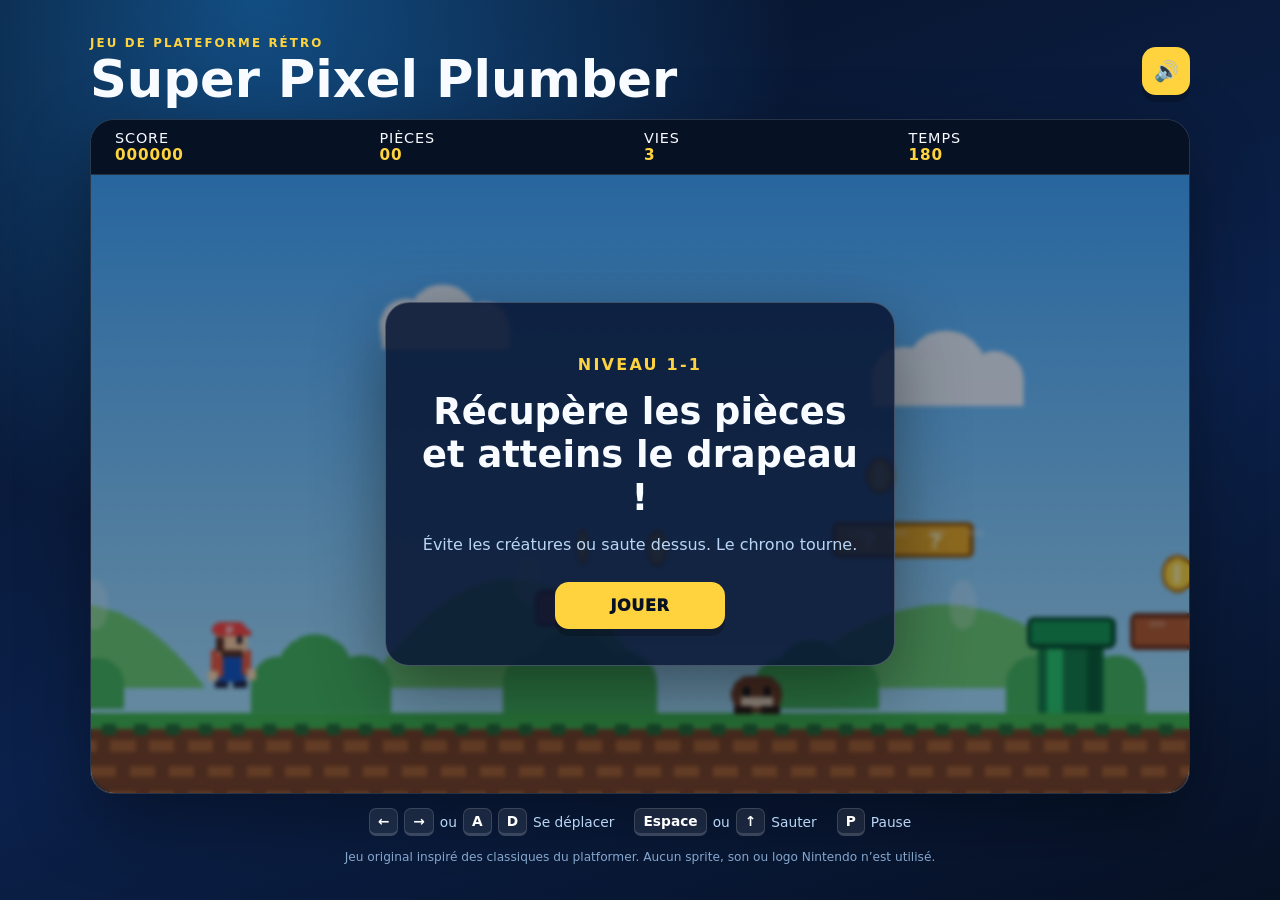
<file: index.html>
<!doctype html>
<html lang="fr">
<head>
  <meta charset="utf-8">
  <meta name="viewport" content="width=device-width, initial-scale=1, viewport-fit=cover">
  <meta name="theme-color" content="#0d87ff">
  <meta name="description" content="Super Pixel Plumber, un jeu de plateforme rétro original jouable dans le navigateur.">
  <title>Super Pixel Plumber</title>
  <link rel="stylesheet" href="styles.css">
</head>
<body>
  <main class="game-shell">
    <header class="hero">
      <div>
        <p class="eyebrow">JEU DE PLATEFORME RÉTRO</p>
        <h1>Super Pixel Plumber</h1>
      </div>
      <button id="soundButton" class="icon-button" type="button" aria-label="Activer ou couper le son">🔊</button>
    </header>

    <section class="game-card" aria-label="Zone de jeu">
      <div class="hud" aria-live="polite">
        <span>Score <strong id="scoreValue">000000</strong></span>
        <span>Pièces <strong id="coinValue">00</strong></span>
        <span>Vies <strong id="lifeValue">3</strong></span>
        <span>Temps <strong id="timeValue">180</strong></span>
      </div>

      <div class="canvas-wrap">
        <canvas id="gameCanvas" width="960" height="540" aria-label="Jeu Super Pixel Plumber"></canvas>

        <div id="startOverlay" class="overlay visible">
          <div class="panel">
            <p class="badge">NIVEAU 1-1</p>
            <h2>Récupère les pièces et atteins le drapeau !</h2>
            <p>Évite les créatures ou saute dessus. Le chrono tourne.</p>
            <button id="startButton" class="primary-button" type="button">Jouer</button>
          </div>
        </div>

        <div id="resultOverlay" class="overlay">
          <div class="panel">
            <p id="resultBadge" class="badge">TERMINÉ</p>
            <h2 id="resultTitle">Bien joué !</h2>
            <p id="resultText">Tu as terminé le niveau.</p>
            <button id="restartButton" class="primary-button" type="button">Rejouer</button>
          </div>
        </div>
      </div>

      <div class="touch-controls" aria-label="Commandes tactiles">
        <div class="touch-group">
          <button class="touch-button" data-control="left" type="button" aria-label="Aller à gauche">◀</button>
          <button class="touch-button" data-control="right" type="button" aria-label="Aller à droite">▶</button>
        </div>
        <button class="touch-button jump-button" data-control="jump" type="button" aria-label="Sauter">▲</button>
      </div>
    </section>

    <section class="instructions">
      <div><kbd>←</kbd><kbd>→</kbd> ou <kbd>A</kbd><kbd>D</kbd><span>Se déplacer</span></div>
      <div><kbd>Espace</kbd> ou <kbd>↑</kbd><span>Sauter</span></div>
      <div><kbd>P</kbd><span>Pause</span></div>
    </section>

    <p class="legal-note">Jeu original inspiré des classiques du platformer. Aucun sprite, son ou logo Nintendo n’est utilisé.</p>
  </main>

  <script src="game.js" defer></script>
</body>
</html>
</file>
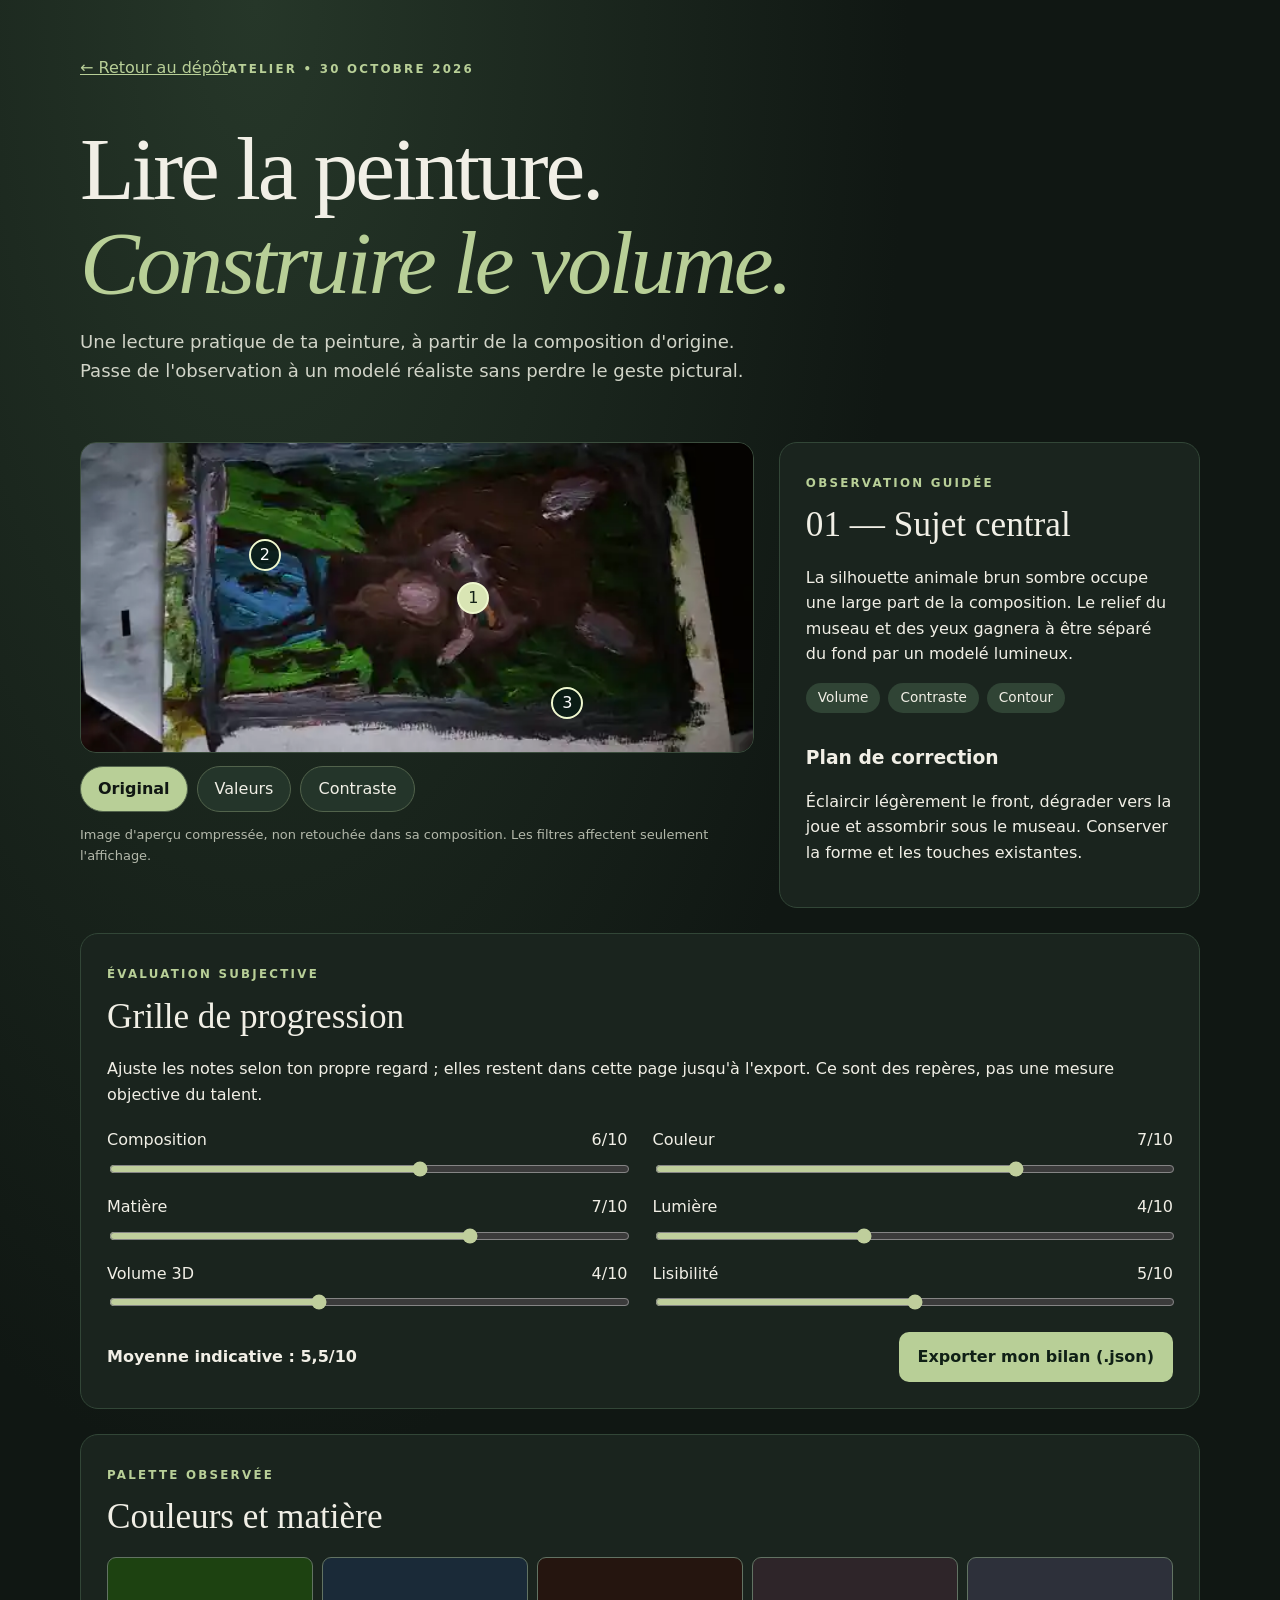
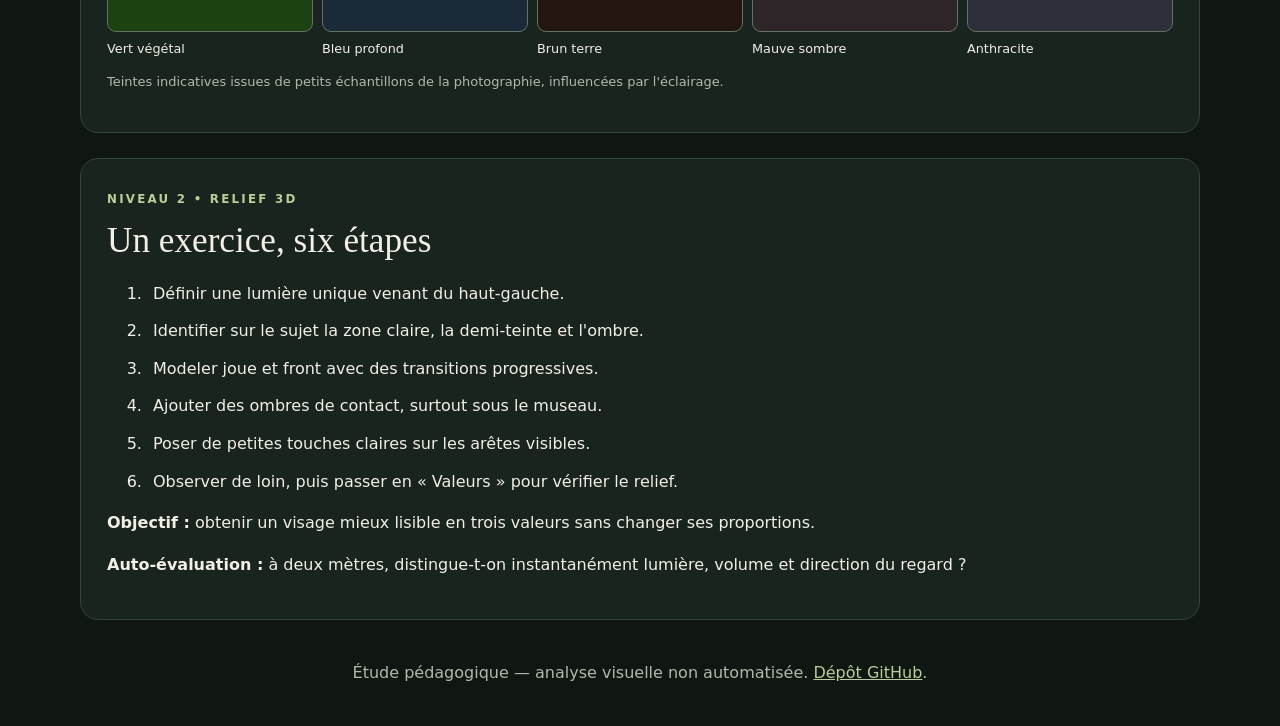
<file: analyse-artistique/index.html>
<!doctype html>
<html lang="fr"><head><meta charset="utf-8"><meta name="viewport" content="width=device-width, initial-scale=1">
<meta name="theme-color" content="#161e19"><meta name="description" content="Analyse interactive d'une peinture : composition, couleurs, relief et lumière.">
<title>Atelier • Analyse artistique</title><link rel="stylesheet" href="./style.css"></head>
<body><main class="shell"><header><a class="back" href="../index.html">← Retour au dépôt</a><span class="label">ATELIER • 30 OCTOBRE 2026</span><h1>Lire la peinture.<br><em>Construire le volume.</em></h1><p class="intro">Une lecture pratique de ta peinture, à partir de la composition d'origine. Passe de l'observation à un modelé réaliste sans perdre le geste pictural.</p></header>
<section class="studio"><div><div class="viewer"><img src="./assets/peinture-apercu.webp" alt="Photographie de la peinture originale, sujet animal stylisé brun sur fond vert et bleu" id="art"><button class="hotspot h1 active" data-zone="sujet" aria-label="Étudier le sujet" title="Sujet">1</button><button class="hotspot h2" data-zone="fond" aria-label="Étudier le fond" title="Fond">2</button><button class="hotspot h3" data-zone="texture" aria-label="Étudier la matière" title="Matière">3</button></div><div class="toolbar" aria-label="Mode d'observation"><button class="mode active" data-mode="normal">Original</button><button class="mode" data-mode="mono">Valeurs</button><button class="mode" data-mode="contrast">Contraste</button></div><p class="hint">Image d'aperçu compressée, non retouchée dans sa composition. Les filtres affectent seulement l'affichage.</p></div>
<aside><span class="eyebrow">OBSERVATION GUIDÉE</span><h2 id="zone-title">01 — Sujet central</h2><p id="zone-copy">La silhouette animale brun sombre occupe une large part de la composition. Le relief du museau et des yeux gagnera à être séparé du fond par un modelé lumineux.</p><div class="tags"><span>Volume</span><span>Contraste</span><span>Contour</span></div><h3>Plan de correction</h3><p id="zone-action">Éclaircir légèrement le front, dégrader vers la joue et assombrir sous le museau. Conserver la forme et les touches existantes.</p></aside></section>
<section class="panel"><span class="eyebrow">ÉVALUATION SUBJECTIVE</span><h2>Grille de progression</h2><p>Ajuste les notes selon ton propre regard ; elles restent dans cette page jusqu'à l'export. Ce sont des repères, pas une mesure objective du talent.</p><div id="scores" class="scores"></div><div class="scorefoot"><strong id="average" aria-live="polite"></strong><button id="export" class="primary">Exporter mon bilan (.json)</button></div></section>
<section class="panel"><span class="eyebrow">PALETTE OBSERVÉE</span><h2>Couleurs et matière</h2><div class="palette"><div><span style="background:#1d4211"></span>Vert végétal</div><div><span style="background:#1a2a38"></span>Bleu profond</div><div><span style="background:#25150f"></span>Brun terre</div><div><span style="background:#2e2529"></span>Mauve sombre</div><div><span style="background:#2d303a"></span>Anthracite</div></div><p class="hint">Teintes indicatives issues de petits échantillons de la photographie, influencées par l'éclairage.</p></section>
<section class="panel"><span class="eyebrow">NIVEAU 2 • RELIEF 3D</span><h2>Un exercice, six étapes</h2><ol class="steps"><li>Définir une lumière unique venant du haut-gauche.</li><li>Identifier sur le sujet la zone claire, la demi-teinte et l'ombre.</li><li>Modeler joue et front avec des transitions progressives.</li><li>Ajouter des ombres de contact, surtout sous le museau.</li><li>Poser de petites touches claires sur les arêtes visibles.</li><li>Observer de loin, puis passer en « Valeurs » pour vérifier le relief.</li></ol><p><strong>Objectif :</strong> obtenir un visage mieux lisible en trois valeurs sans changer ses proportions.</p><p><strong>Auto-évaluation :</strong> à deux mètres, distingue-t-on instantanément lumière, volume et direction du regard ?</p></section><footer>Étude pédagogique — analyse visuelle non automatisée. <a href="https://github.com/millot/millotn33-gmail.com">Dépôt GitHub</a>.</footer></main><script src="./app.js" defer></script></body></html>
</file>
<file: styles.css>
:root {
  color-scheme: dark;
  --ink: #f8fbff;
  --muted: #b9d6f6;
  --panel: rgba(7, 22, 52, 0.86);
  --accent: #ffd33d;
  --accent-2: #ff5b45;
  --line: rgba(255, 255, 255, 0.14);
}

* { box-sizing: border-box; }
html, body { margin: 0; min-height: 100%; }
body {
  min-height: 100vh;
  font-family: Inter, ui-rounded, "Arial Rounded MT Bold", system-ui, sans-serif;
  color: var(--ink);
  background:
    radial-gradient(circle at 20% 0%, rgba(33, 158, 255, 0.42), transparent 34rem),
    linear-gradient(160deg, #071124 0%, #0b214b 58%, #071124 100%);
  display: grid;
  place-items: center;
  padding: clamp(14px, 3vw, 32px);
}
button { font: inherit; }
.game-shell { width: min(1100px, 100%); }
.hero {
  display: flex;
  align-items: center;
  justify-content: space-between;
  gap: 20px;
  margin-bottom: 14px;
}
.eyebrow {
  margin: 0 0 4px;
  color: var(--accent);
  font-size: 0.74rem;
  font-weight: 900;
  letter-spacing: 0.18em;
}
h1 { margin: 0; font-size: clamp(1.65rem, 4vw, 3.2rem); line-height: 1; }
.icon-button, .touch-button, .primary-button {
  border: 0;
  cursor: pointer;
  color: #071124;
  box-shadow: 0 7px 0 rgba(0, 0, 0, 0.22);
  transition: transform 120ms ease, box-shadow 120ms ease;
  -webkit-tap-highlight-color: transparent;
}
.icon-button:active, .touch-button:active, .touch-button.active, .primary-button:active {
  transform: translateY(4px);
  box-shadow: 0 3px 0 rgba(0, 0, 0, 0.24);
}
.icon-button {
  width: 48px;
  height: 48px;
  border-radius: 14px;
  background: var(--accent);
  font-size: 1.25rem;
}
.game-card {
  overflow: hidden;
  border: 1px solid var(--line);
  border-radius: 24px;
  background: rgba(4, 14, 34, 0.74);
  box-shadow: 0 26px 70px rgba(0, 0, 0, 0.38);
}
.hud {
  min-height: 52px;
  display: grid;
  grid-template-columns: repeat(4, 1fr);
  align-items: center;
  gap: 8px;
  padding: 10px clamp(12px, 3vw, 24px);
  background: #071124;
  border-bottom: 1px solid var(--line);
  text-transform: uppercase;
  font-size: clamp(0.66rem, 1.7vw, 0.9rem);
  letter-spacing: 0.06em;
}
.hud span { display: flex; flex-direction: column; }
.hud strong { color: var(--accent); font-size: 1.06em; }
.canvas-wrap { position: relative; aspect-ratio: 16 / 9; background: #5ec4ff; }
canvas { width: 100%; height: 100%; display: block; image-rendering: pixelated; }
.overlay {
  position: absolute;
  inset: 0;
  display: grid;
  place-items: center;
  padding: 20px;
  background: rgba(3, 11, 27, 0.42);
  opacity: 0;
  pointer-events: none;
  transition: opacity 180ms ease;
  backdrop-filter: blur(2px);
}
.overlay.visible { opacity: 1; pointer-events: auto; }
.panel {
  width: min(510px, 94%);
  padding: clamp(22px, 4vw, 36px);
  text-align: center;
  border: 1px solid rgba(255,255,255,0.22);
  border-radius: 24px;
  background: var(--panel);
  box-shadow: 0 24px 70px rgba(0,0,0,0.42);
}
.panel h2 { margin: 8px 0 12px; font-size: clamp(1.4rem, 4vw, 2.3rem); }
.panel p { color: var(--muted); }
.badge { color: var(--accent) !important; font-weight: 900; letter-spacing: 0.14em; }
.primary-button {
  min-width: 170px;
  margin-top: 12px;
  padding: 14px 24px;
  border-radius: 14px;
  background: var(--accent);
  font-weight: 950;
  text-transform: uppercase;
  letter-spacing: 0.04em;
}
.touch-controls {
  display: none;
  justify-content: space-between;
  align-items: center;
  padding: 14px;
  border-top: 1px solid var(--line);
  background: #071124;
}
.touch-group { display: flex; gap: 12px; }
.touch-button {
  width: 62px;
  height: 54px;
  border-radius: 16px;
  background: #d8ecff;
  font-size: 1.25rem;
  font-weight: 950;
  user-select: none;
  touch-action: none;
}
.jump-button { background: var(--accent-2); color: white; }
.instructions {
  margin-top: 14px;
  display: flex;
  flex-wrap: wrap;
  justify-content: center;
  gap: 10px 20px;
  color: var(--muted);
  font-size: 0.86rem;
}
.instructions div { display: flex; align-items: center; gap: 6px; }
kbd {
  padding: 4px 8px;
  border: 1px solid var(--line);
  border-bottom-width: 3px;
  border-radius: 7px;
  background: rgba(255,255,255,0.08);
  color: white;
  font: inherit;
  font-weight: 800;
}
.legal-note { margin: 14px auto 0; color: #86a7cd; text-align: center; font-size: 0.76rem; }
@media (pointer: coarse), (max-width: 820px) {
  .touch-controls { display: flex; }
  .instructions { display: none; }
}
@media (max-width: 520px) {
  body { padding: 8px; align-items: start; }
  .hero { margin: 8px 4px 12px; }
  .game-card { border-radius: 18px; }
  .hud { grid-template-columns: repeat(2, 1fr); }
}
</file>
<file: analyse-artistique/style.css>
:root{color-scheme:dark;--bg:#101713;--paper:#1a241e;--ink:#f1efe6;--muted:#b3b8aa;--accent:#b8cf97}*{box-sizing:border-box}body{margin:0;background:radial-gradient(ellipse at 20% 0%,#263729 0%,var(--bg) 45%);color:var(--ink);font:16px/1.6 system-ui,-apple-system,Segoe UI,sans-serif}.shell{width:min(1120px,calc(100% - 36px));margin:auto}header{padding:55px 0 38px}.back{color:var(--accent);display:inline-block;margin-bottom:25px}.label,.eyebrow{letter-spacing:.19em;font-size:.74rem;font-weight:800;color:var(--accent)}h1{font:normal clamp(2.7rem,7.2vw,5.6rem)/1.05 Georgia,serif;letter-spacing:-.035em;margin:16px 0}h1 em{color:var(--accent);font-weight:normal}.intro{max-width:710px;color:#d1d4c8;font-size:1.13rem}h2{font:normal clamp(1.5rem,3vw,2.2rem)/1.2 Georgia,serif;margin:10px 0 18px}h3{margin:30px 0 5px}.studio{display:grid;grid-template-columns:1.6fr 1fr;gap:25px;align-items:start}.viewer{position:relative;background:#0b0d0c;border:1px solid #3b4d3d;border-radius:16px;overflow:hidden;line-height:0}.viewer img{width:100%;display:block;transition:filter .2s}.viewer img.mono{filter:grayscale(1)}.viewer img.contrast{filter:contrast(1.7) brightness(1.25)}button{cursor:pointer;font:inherit}.hotspot{position:absolute;border:2px solid #eff8cf;background:#0a1c16e5;color:white;width:32px;height:32px;border-radius:50%;line-height:1}.hotspot.active{background:#d9e5b4;color:#132016}.h1{left:56%;top:45%}.h2{left:25%;top:31%}.h3{left:70%;top:79%}.toolbar{display:flex;flex-wrap:wrap;gap:9px;padding-top:13px}.mode{padding:9px 17px;background:#24352a;border:1px solid #52634c;border-radius:30px;color:var(--ink)}.mode.active{background:var(--accent);color:#101713;font-weight:700}.hint{font-size:.81rem;color:var(--muted)}aside,.panel{background:var(--paper);border:1px solid #324637;border-radius:18px;padding:26px}.tags{display:flex;gap:8px;flex-wrap:wrap}.tags span{background:#304435;border-radius:20px;padding:4px 12px;font-size:.85rem}.panel{margin-top:25px}.scores{display:grid;grid-template-columns:repeat(2,minmax(0,1fr));gap:15px 25px;margin:20px 0}.score{display:grid;grid-template-columns:1fr auto;gap:6px}.score input{grid-column:1/-1;width:100%;accent-color:#bfce9c}.score output{font-variant-numeric:tabular-nums}.scorefoot{display:flex;justify-content:space-between;gap:15px;align-items:center;flex-wrap:wrap}.primary{border:0;background:var(--accent);color:#102016;padding:12px 19px;border-radius:10px;font-weight:700}.palette{display:grid;grid-template-columns:repeat(5,minmax(0,1fr));gap:9px}.palette div{font-size:.8rem}.palette span{display:block;border:1px solid #627363;height:75px;border-radius:9px;margin-bottom:7px}.steps li{margin-bottom:12px;padding-left:6px}footer{color:var(--muted);text-align:center;padding:40px 0}a{color:var(--accent)}button:focus-visible,a:focus-visible,input:focus-visible{outline:3px solid #dffbac;outline-offset:3px}@media(max-width:760px){.studio{grid-template-columns:1fr}.scores{grid-template-columns:1fr}.palette{grid-template-columns:repeat(3,minmax(0,1fr))}aside,.panel{padding:20px}header{padding-top:30px}}
</file>
